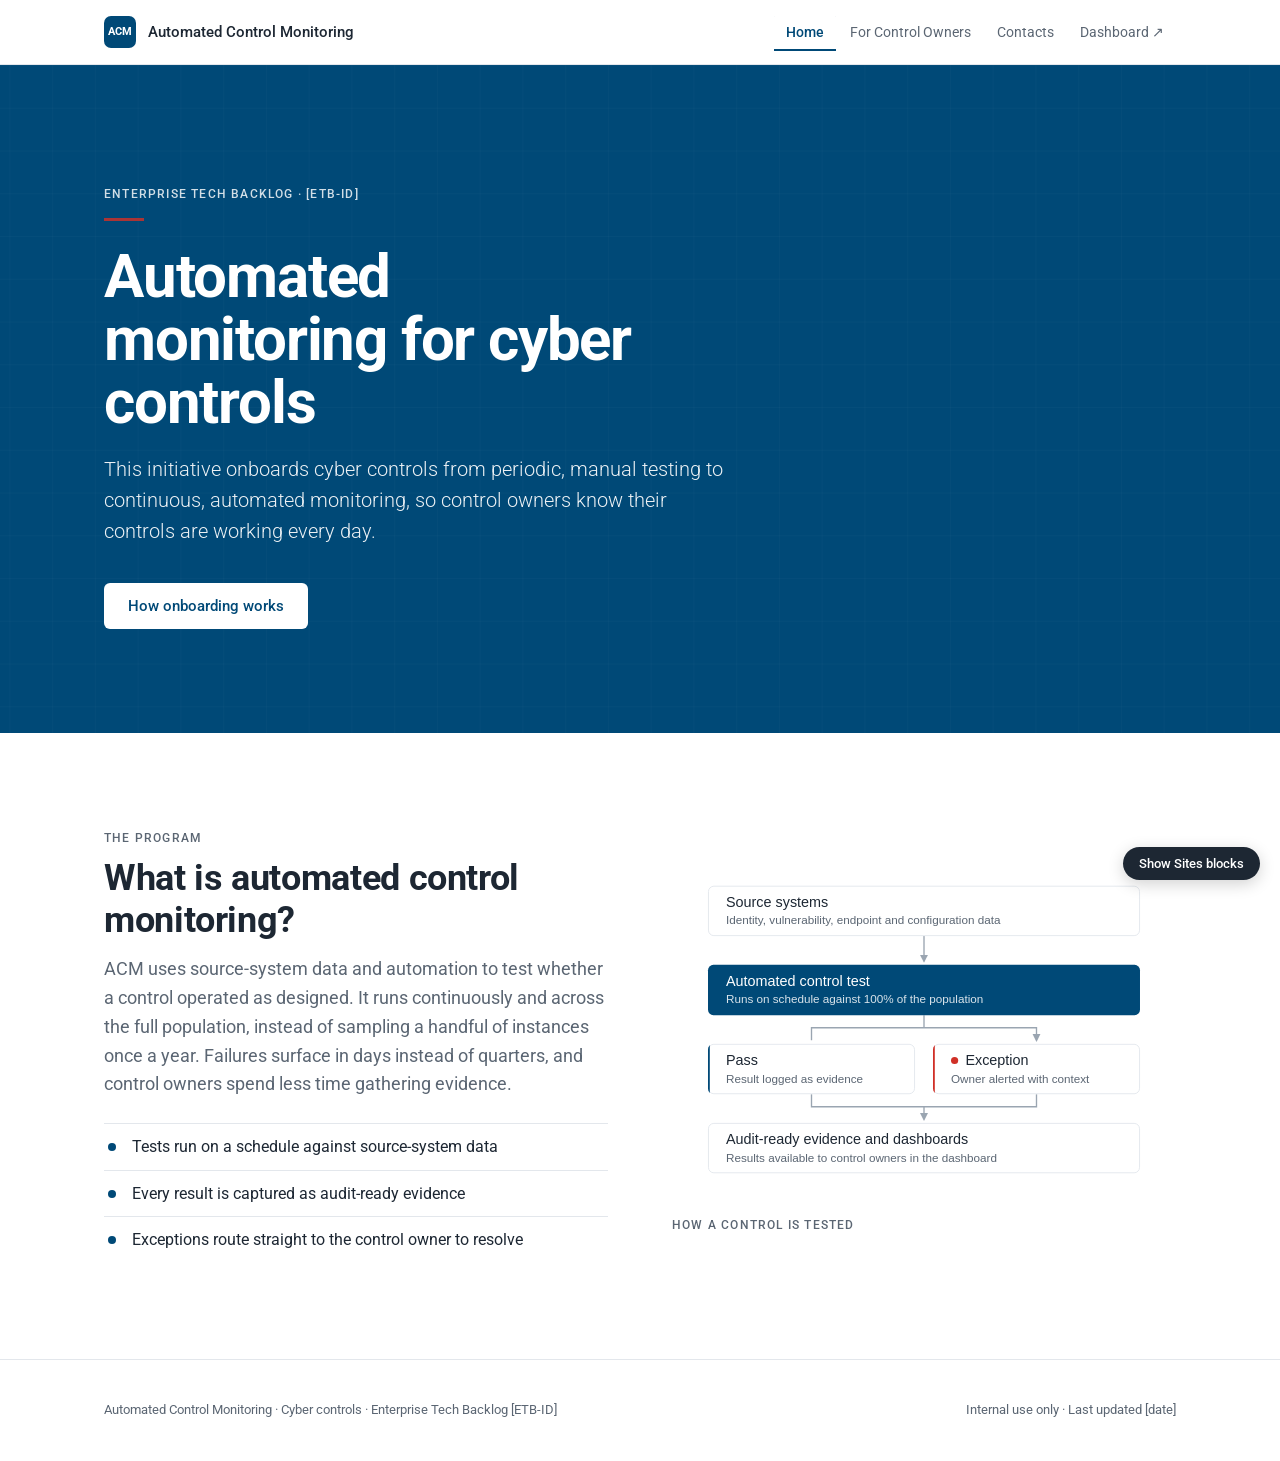
<file: index.html>
<!doctype html>
<html lang="en">
<head>
  <meta charset="utf-8">
  <meta name="viewport" content="width=device-width, initial-scale=1">
  <title>Automated Control Monitoring</title>
  <link rel="preconnect" href="https://fonts.googleapis.com">
  <link rel="stylesheet" href="https://fonts.googleapis.com/css2?family=Roboto:wght@300;400;500;700&display=swap">
  <link rel="stylesheet" href="assets/styles.css">
  <script src="assets/sites-labels.js" defer></script>
</head>
<body>
<a class="skip" href="#main">Skip to content</a>

<header class="topbar" data-sites="Site header · Logo + site name · Top navigation">
  <div class="wrap">
    <a class="brand" href="index.html"><span class="logo" title="Replace with approved logo">ACM</span><span>Automated Control Monitoring</span></a>
    <nav class="nav">
      <a href="index.html" aria-current="page">Home</a>
      <a href="control-owners.html">For Control Owners</a>
      <a href="team.html">Contacts</a>
      <a href="[QuickSight dashboard URL]">Dashboard ↗</a>
    </nav>
  </div>
</header>

<main id="main">

<section class="hero" data-sites="Section · Background image (solid navy) · Text box + Button">
  <div class="wrap">
    <p class="eyebrow">Enterprise Tech Backlog · [ETB-ID]</p>
    <h1>Automated monitoring for cyber controls</h1>
    <p class="lead">This initiative onboards cyber controls from periodic, manual testing to continuous, automated monitoring, so control owners know their controls are working every day.</p>
    <div class="btn-row">
      <a class="btn light" href="control-owners.html#onboarding">How onboarding works</a>
    </div>
  </div>
</section>

<section class="section" data-sites="Section · Default · 2 columns: Text box | Image">
  <div class="wrap split">
    <div>
      <p class="meta">The program</p>
      <h2>What is automated control monitoring?</h2>
      <p class="intro">ACM uses source-system data and automation to test whether a control operated as designed. It runs continuously and across the full population, instead of sampling a handful of instances once a year. Failures surface in days instead of quarters, and control owners spend less time gathering evidence.</p>
      <ul class="list">
        <li>Tests run on a schedule against source-system data</li>
        <li>Every result is captured as audit-ready evidence</li>
        <li>Exceptions route straight to the control owner to resolve</li>
      </ul>
    </div>
    <figure class="figure">
      <img src="assets/img/overview.svg" alt="Source systems feed an automated control test; passes are logged as evidence and exceptions alert the owner.">
      <figcaption class="meta">How a control is tested</figcaption>
    </figure>
  </div>
</section>

</main>

<footer data-sites="Footer · Text box">
  <div class="wrap">
    <span>Automated Control Monitoring · Cyber controls · Enterprise Tech Backlog [ETB-ID]</span>
    <span>Internal use only · Last updated [date]</span>
  </div>
</footer>

</body>
</html>
</file>
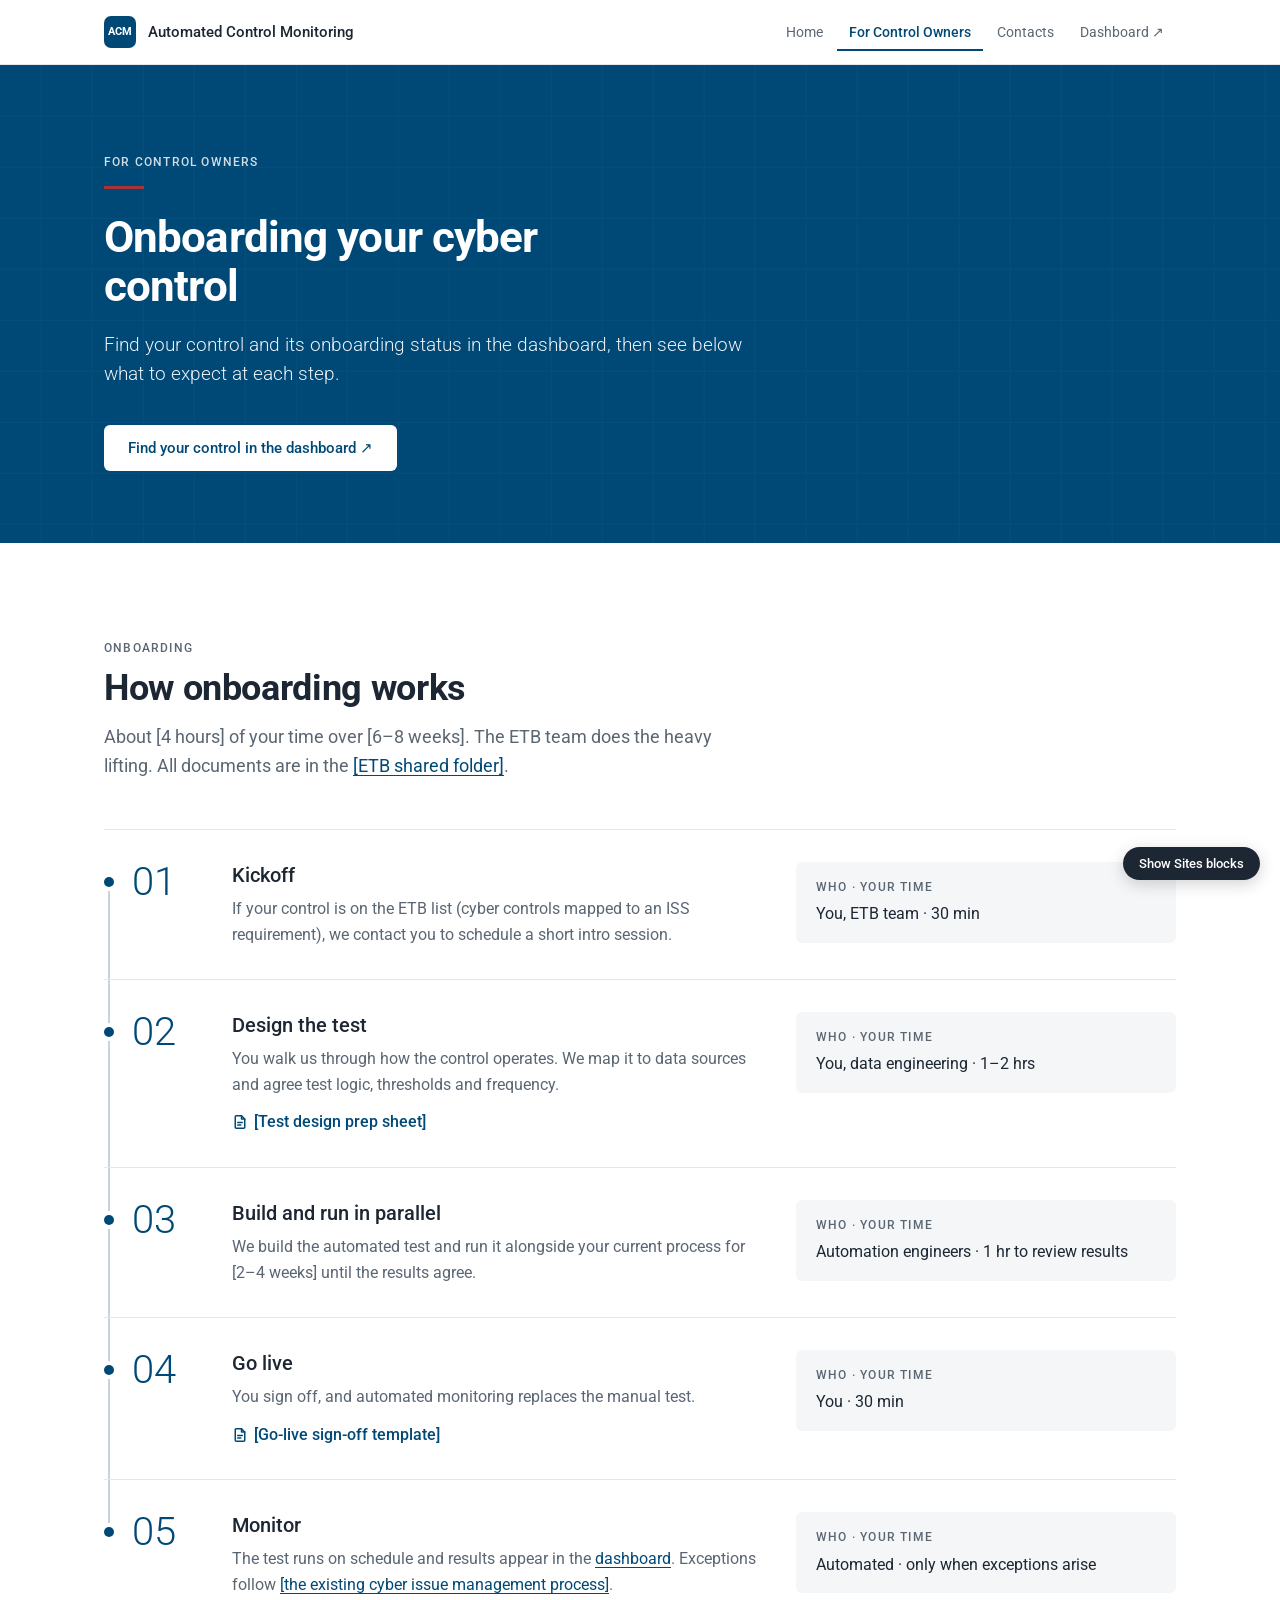
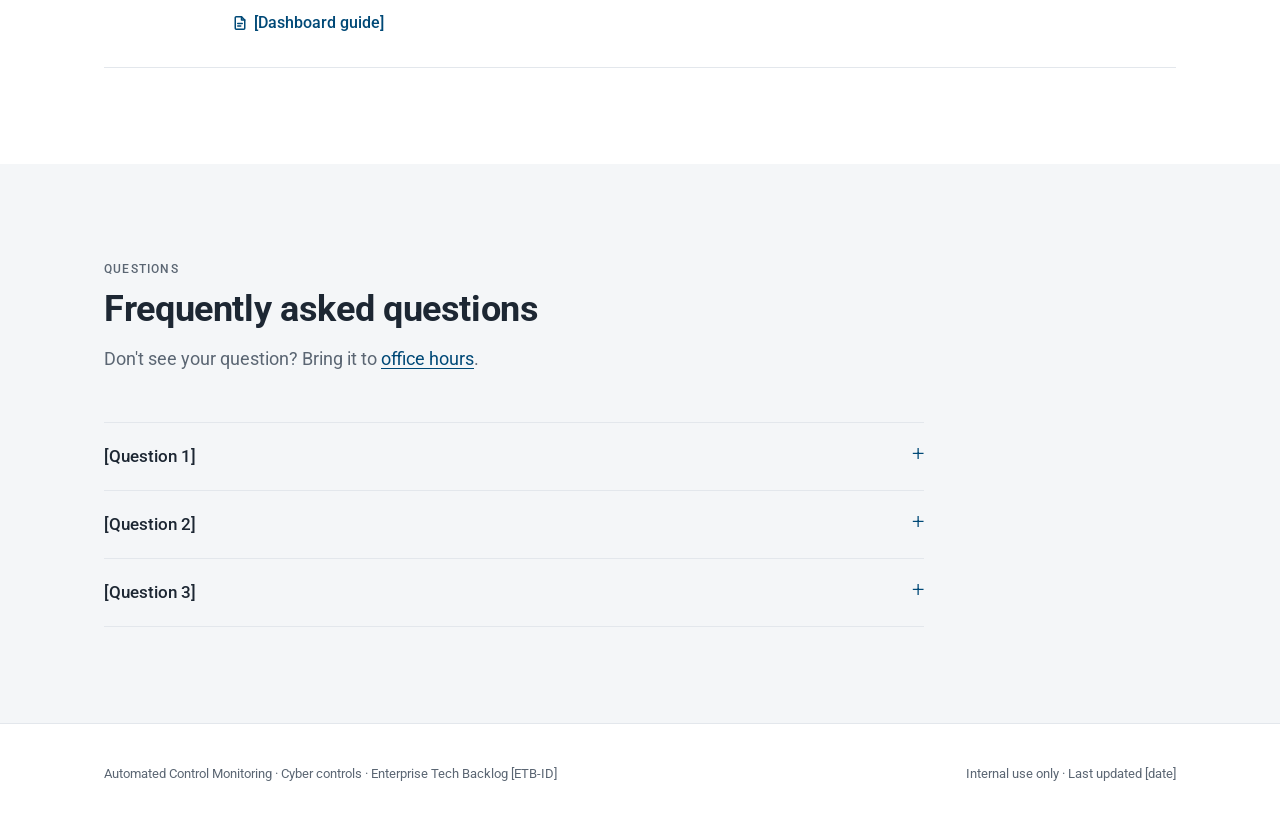
<file: control-owners.html>
<!doctype html>
<html lang="en">
<head>
  <meta charset="utf-8">
  <meta name="viewport" content="width=device-width, initial-scale=1">
  <title>For Control Owners · Automated Control Monitoring</title>
  <link rel="preconnect" href="https://fonts.googleapis.com">
  <link rel="stylesheet" href="https://fonts.googleapis.com/css2?family=Roboto:wght@300;400;500;700&display=swap">
  <link rel="stylesheet" href="assets/styles.css">
  <script src="assets/sites-labels.js" defer></script>
</head>
<body>
<a class="skip" href="#main">Skip to content</a>

<header class="topbar" data-sites="Site header · Logo + site name · Top navigation">
  <div class="wrap">
    <a class="brand" href="index.html"><span class="logo" title="Replace with approved logo">ACM</span><span>Automated Control Monitoring</span></a>
    <nav class="nav">
      <a href="index.html">Home</a>
      <a href="control-owners.html" aria-current="page">For Control Owners</a>
      <a href="team.html">Contacts</a>
      <a href="[QuickSight dashboard URL]">Dashboard ↗</a>
    </nav>
  </div>
</header>

<main id="main">

<section class="hero compact" data-sites="Section · Background image (solid navy) · Text box + Button">
  <div class="wrap">
    <p class="eyebrow">For control owners</p>
    <h1>Onboarding your cyber control</h1>
    <p class="lead">Find your control and its onboarding status in the dashboard, then see below what to expect at each step.</p>
    <a class="btn light" href="[QuickSight dashboard URL]">Find your control in the dashboard ↗</a>
  </div>
</section>

<section class="section" id="onboarding" data-sites="Section · Default · Text box + rows of 3 columns (Heading | Text | Text)">
  <div class="wrap">
    <p class="meta">Onboarding</p>
    <h2>How onboarding works</h2>
    <p class="intro">About [4 hours] of your time over [6–8 weeks]. The ETB team does the heavy lifting. All documents are in the <a href="#">[ETB shared folder]</a>.</p>
    <div class="stages">
      <div class="stage">
        <div class="n">01</div>
        <div><h3>Kickoff</h3><p>If your control is on the ETB list (cyber controls mapped to an ISS requirement), we contact you to schedule a short intro session.</p></div>
        <div><p class="meta">Who · Your time</p><p>You, ETB team · 30 min</p></div>
      </div>
      <div class="stage">
        <div class="n">02</div>
        <div><h3>Design the test</h3><p>You walk us through how the control operates. We map it to data sources and agree test logic, thresholds and frequency.</p><p class="doc"><a href="#">[Test design prep sheet]</a></p></div>
        <div><p class="meta">Who · Your time</p><p>You, data engineering · 1–2 hrs</p></div>
      </div>
      <div class="stage">
        <div class="n">03</div>
        <div><h3>Build and run in parallel</h3><p>We build the automated test and run it alongside your current process for [2–4 weeks] until the results agree.</p></div>
        <div><p class="meta">Who · Your time</p><p>Automation engineers · 1 hr to review results</p></div>
      </div>
      <div class="stage">
        <div class="n">04</div>
        <div><h3>Go live</h3><p>You sign off, and automated monitoring replaces the manual test.</p><p class="doc"><a href="#">[Go-live sign-off template]</a></p></div>
        <div><p class="meta">Who · Your time</p><p>You · 30 min</p></div>
      </div>
      <div class="stage">
        <div class="n">05</div>
        <div><h3>Monitor</h3><p>The test runs on schedule and results appear in the <a href="[QuickSight dashboard URL]">dashboard</a>. Exceptions follow <a href="#">[the existing cyber issue management process]</a>.</p><p class="doc"><a href="#">[Dashboard guide]</a></p></div>
        <div><p class="meta">Who · Your time</p><p>Automated · only when exceptions arise</p></div>
      </div>
    </div>
  </div>
</section>

<section class="section alt" data-sites="Section · Emphasis 1 · Text box + Collapsible text group">
  <div class="wrap">
    <p class="meta">Questions</p>
    <h2>Frequently asked questions</h2>
    <p class="intro">Don't see your question? Bring it to <a href="team.html">office hours</a>.</p>
    <div class="faq">
      <details><summary>[Question 1]</summary><p>[Answer]</p></details>
      <details><summary>[Question 2]</summary><p>[Answer]</p></details>
      <details><summary>[Question 3]</summary><p>[Answer]</p></details>
    </div>
  </div>
</section>

</main>

<footer data-sites="Footer · Text box">
  <div class="wrap">
    <span>Automated Control Monitoring · Cyber controls · Enterprise Tech Backlog [ETB-ID]</span>
    <span>Internal use only · Last updated [date]</span>
  </div>
</footer>

</body>
</html>
</file>
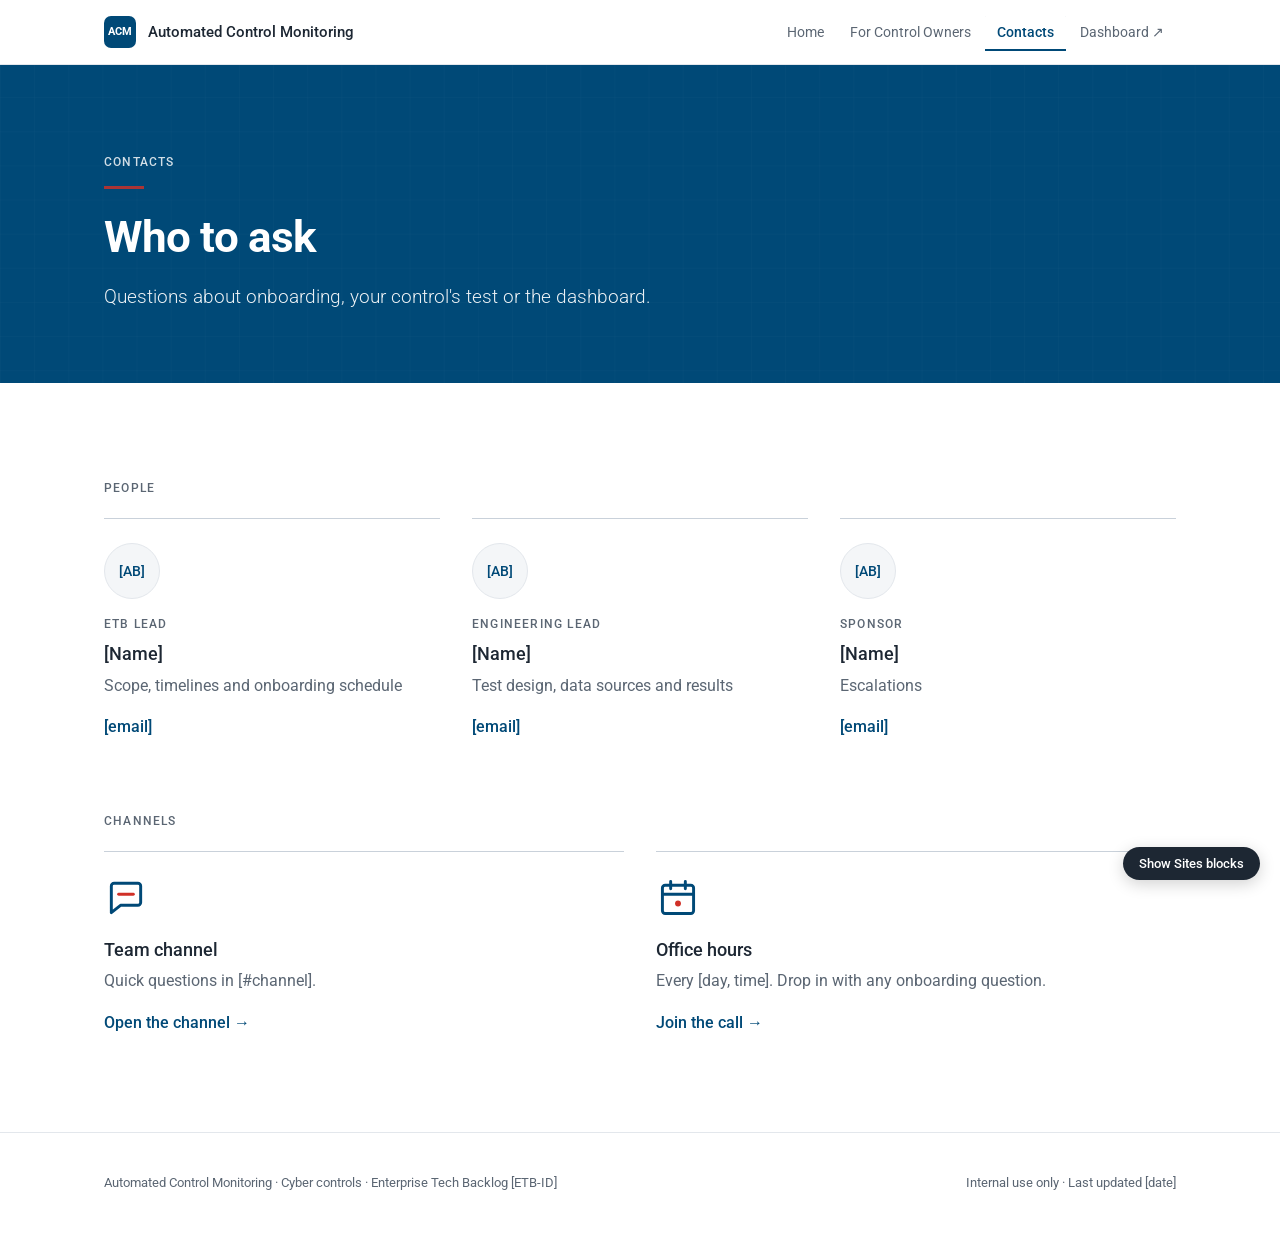
<file: team.html>
<!doctype html>
<html lang="en">
<head>
  <meta charset="utf-8">
  <meta name="viewport" content="width=device-width, initial-scale=1">
  <title>Contacts · Automated Control Monitoring</title>
  <link rel="preconnect" href="https://fonts.googleapis.com">
  <link rel="stylesheet" href="https://fonts.googleapis.com/css2?family=Roboto:wght@300;400;500;700&display=swap">
  <link rel="stylesheet" href="assets/styles.css">
  <script src="assets/sites-labels.js" defer></script>
</head>
<body>
<a class="skip" href="#main">Skip to content</a>

<header class="topbar" data-sites="Site header · Logo + site name · Top navigation">
  <div class="wrap">
    <a class="brand" href="index.html"><span class="logo" title="Replace with approved logo">ACM</span><span>Automated Control Monitoring</span></a>
    <nav class="nav">
      <a href="index.html">Home</a>
      <a href="control-owners.html">For Control Owners</a>
      <a href="team.html" aria-current="page">Contacts</a>
      <a href="[QuickSight dashboard URL]">Dashboard ↗</a>
    </nav>
  </div>
</header>

<main id="main">

<section class="hero compact" data-sites="Section · Background image (solid navy) · Text box">
  <div class="wrap">
    <p class="eyebrow">Contacts</p>
    <h1>Who to ask</h1>
    <p class="lead">Questions about onboarding, your control's test or the dashboard.</p>
  </div>
</section>

<section class="section" data-sites="Section · Default · 3 columns (Text box) + Divider + 2 columns (Image + Text box)">
  <div class="wrap">
    <h2 class="meta group">People</h2>
    <div class="grid cols-3">
      <div class="card"><div class="avatar">[AB]</div><p class="meta">ETB lead</p><h3>[Name]</h3><p>Scope, timelines and onboarding schedule</p><a class="more email" href="mailto:[email]">[email]</a></div>
      <div class="card"><div class="avatar">[AB]</div><p class="meta">Engineering lead</p><h3>[Name]</h3><p>Test design, data sources and results</p><a class="more email" href="mailto:[email]">[email]</a></div>
      <div class="card"><div class="avatar">[AB]</div><p class="meta">Sponsor</p><h3>[Name]</h3><p>Escalations</p><a class="more email" href="mailto:[email]">[email]</a></div>
    </div>
    <h2 class="meta group spaced">Channels</h2>
    <div class="grid cols-2">
      <div class="card">
        <img class="icon" src="assets/icons/chat.svg" alt="">
        <h3>Team channel</h3>
        <p>Quick questions in [#channel].</p>
        <a class="more" href="#">Open the channel</a>
      </div>
      <div class="card">
        <img class="icon" src="assets/icons/calendar.svg" alt="">
        <h3>Office hours</h3>
        <p>Every [day, time]. Drop in with any onboarding question.</p>
        <a class="more" href="#">Join the call</a>
      </div>
    </div>
  </div>
</section>

</main>

<footer data-sites="Footer · Text box">
  <div class="wrap">
    <span>Automated Control Monitoring · Cyber controls · Enterprise Tech Backlog [ETB-ID]</span>
    <span>Internal use only · Last updated [date]</span>
  </div>
</footer>

</body>
</html>
</file>
<file: assets/styles.css>
:root {
  --navy: #004977;
  --navy-deep: #003a5f;
  --red: #D03027;
  --ink: #1d2733;
  --muted: #5b6673;
  --line: #e3e7ec;
  --alt: #f4f6f8;
  --radius: 8px;
  --max: 1120px;
  --label: #7c3aed;
}

* { box-sizing: border-box; }

body {
  margin: 0;
  font-family: "Roboto", "Helvetica Neue", Arial, sans-serif;
  font-size: 16px;
  color: var(--ink);
  line-height: 1.6;
  -webkit-font-smoothing: antialiased;
}

img { max-width: 100%; display: block; }
a { color: var(--navy); text-decoration-thickness: 1px; text-underline-offset: 3px; transition: color 150ms ease, background-color 150ms ease, box-shadow 150ms ease; } /* mockup only */
a:hover { color: var(--navy-deep); }
a:focus-visible, summary:focus-visible { outline: 2px solid var(--navy); outline-offset: 3px; border-radius: 2px; }
h1, h2 { font-weight: 700; }
h3 { font-weight: 500; }

.wrap { max-width: var(--max); margin: 0 auto; padding: 0 24px; }

.skip { position: absolute; left: 16px; top: -48px; z-index: 30; padding: 10px 16px; border-radius: 6px; background: var(--ink); color: #fff; }
.skip:focus { top: 12px; }
.skip:hover, .skip:focus { color: #fff; }

/* Top bar */
.topbar { position: sticky; top: 0; z-index: 10; background: #fff; border-bottom: 1px solid var(--line); }
.topbar .wrap { display: flex; align-items: center; gap: 32px; height: 64px; }
.brand { display: flex; align-items: center; gap: 12px; font-size: 15px; font-weight: 500; color: var(--ink); text-decoration: none; white-space: nowrap; }
.brand:hover { color: var(--ink); }
.logo { width: 32px; height: 32px; flex: none; border-radius: 7px; background: var(--navy); display: grid; place-items: center; font-size: 11px; font-weight: 700; letter-spacing: .02em; color: #fff; }
.nav { display: flex; gap: 2px; margin-left: auto; min-width: 0; overflow-x: auto; }
.nav a { padding: 8px 12px; border-radius: 6px; font-size: 14px; color: var(--muted); text-decoration: none; white-space: nowrap; }
.nav a:focus-visible { outline-offset: -2px; }
.nav a:hover { color: var(--ink); background: var(--alt); }
.nav a[aria-current] { color: var(--navy); font-weight: 500; border-radius: 6px 6px 0 0; box-shadow: inset 0 -2px var(--navy); }

/* Hero */
.hero { background: var(--navy) url(img/hero-bg.svg) center bottom / cover no-repeat; color: #fff; padding: 120px 0 104px; }
.hero.compact { background-image: url(img/hero-bg-compact.svg); padding: 88px 0 72px; }
.eyebrow { margin: 0 0 24px; font-size: 12px; font-weight: 500; letter-spacing: .1em; text-transform: uppercase; opacity: .82; }
.eyebrow::after { content: ""; display: block; width: 40px; height: 3px; margin-top: 14px; background: var(--red); }
.hero h1 { margin: 0 0 20px; max-width: 16ch; font-size: clamp(40px, 5.2vw, 60px); line-height: 1.05; letter-spacing: -.02em; }
.hero.compact h1 { font-size: clamp(32px, 4vw, 44px); line-height: 1.1; max-width: 22ch; }
.hero .lead { margin: 0 0 36px; max-width: 58ch; font-size: 20px; font-weight: 300; line-height: 1.55; opacity: .92; }
.hero.compact .lead { font-size: 19px; }
.hero .lead:last-child { margin-bottom: 0; }

/* Sections */
.section { padding: 96px 0; scroll-margin-top: 64px; }
.section.alt { background: var(--alt); }
.section h2 { margin: 0 0 14px; font-size: clamp(28px, 3vw, 36px); line-height: 1.15; letter-spacing: -.01em; }
.section .intro { margin: 0 0 48px; max-width: 62ch; font-size: 18px; color: var(--muted); }
.split .intro { margin-bottom: 0; }

.grid { display: grid; gap: 32px; }
.cols-2 { grid-template-columns: repeat(2, 1fr); }
.cols-3 { grid-template-columns: repeat(3, 1fr); }
.split { display: grid; grid-template-columns: 1fr 1fr; gap: 64px; align-items: center; }

.card { border-top: 1px solid #c9d1da; padding-top: 24px; }
.card h3 { margin: 0 0 6px; font-size: 18px; line-height: 1.35; }
.card .meta + h3 { margin-top: 8px; }
.card .icon + h3 { margin-top: 18px; }
.card p { margin: 0; color: var(--muted); }
.card p.meta { margin: 0; }
.icon { width: 44px; height: 44px; }
.avatar { width: 56px; height: 56px; margin-bottom: 16px; border: 1px solid var(--line); border-radius: 50%; background: var(--alt); display: grid; place-items: center; font-size: 14px; font-weight: 500; color: var(--navy); }

.meta { margin: 0 0 10px; font-size: 12px; font-weight: 500; letter-spacing: .1em; text-transform: uppercase; color: var(--muted); }
.meta.group { margin-bottom: 20px; }
.section h2.meta { font-size: 12px; line-height: 1.6; letter-spacing: .1em; }
.meta.spaced { margin-top: 72px; }
.more { display: inline-block; margin-top: 16px; font-weight: 500; text-decoration: none; }
.more:hover { text-decoration: underline; }
.more::after { content: " →"; }
.more.email::after { content: none; }

.list { margin: 24px 0 0; padding: 0; list-style: none; }
.list li { position: relative; padding: 10px 0 10px 28px; border-top: 1px solid var(--line); }
.list li::before { content: ""; position: absolute; left: 4px; top: 19px; width: 8px; height: 8px; border-radius: 50%; background: var(--navy); }

/* Buttons */
.btn-row { display: flex; flex-wrap: wrap; gap: 12px; }
.btn { display: inline-block; padding: 14px 24px; border-radius: 6px; font-size: 15px; font-weight: 500; line-height: 1.2; text-decoration: none; }
.btn.light { background: #fff; color: var(--navy); }
.btn.light:hover { background: #eef3f7; color: var(--navy); } /* mockup only */
.btn:active { transform: translateY(1px); } /* mockup only */
.hero a:focus-visible { outline-color: #fff; }

/* Lifecycle rows */
.stages { border-top: 1px solid var(--line); }
.stage { position: relative; display: grid; grid-template-columns: 96px 1.4fr 1fr; gap: 32px; padding: 32px 0; border-bottom: 1px solid var(--line); }
/* mockup only: timeline rail */
.stage::before { content: ""; position: absolute; left: 4px; top: 0; bottom: 0; width: 2px; background: #c9d1da; }
.stage:first-child::before { top: 52px; }
.stage:last-child::before { bottom: calc(100% - 52px); }
.stage .n { position: relative; padding-left: 28px; font-size: 40px; font-weight: 300; color: var(--navy); line-height: 1; font-variant-numeric: tabular-nums; }
.stage .n::before { content: ""; position: absolute; left: 0; top: 15px; width: 10px; height: 10px; border-radius: 50%; background: var(--navy); box-shadow: 0 0 0 4px #fff; }
.stage h3 { margin: 0 0 8px; font-size: 20px; line-height: 1.3; }
.stage p { margin: 0; color: var(--muted); }
/* mockup only: panel has no per-column Sites equivalent */
.stage > :last-child { align-self: start; padding: 16px 20px; border-radius: 6px; background: var(--alt); font-variant-numeric: tabular-nums; }
.stage > :last-child p:not(.meta) { color: var(--ink); }
.stage > :last-child .meta { margin-bottom: 4px; }
.stage .doc { margin-top: 12px; font-weight: 500; }
.stage .doc a { text-decoration: none; }
.stage .doc a:hover { text-decoration: underline; }
.stage .doc a::before { content: ""; display: inline-block; width: 16px; height: 16px; margin-right: 6px; vertical-align: -3px; background: url(icons/doc.svg) center / contain no-repeat; }

.figure { margin: 0; }
.figure img { border-radius: var(--radius); }
.figure figcaption { margin: 14px 0 0; }

/* FAQ / collapsible text */
.faq { max-width: 820px; border-top: 1px solid var(--line); }
details { padding: 20px 0; border-bottom: 1px solid var(--line); }
summary { display: flex; justify-content: space-between; gap: 24px; cursor: pointer; font-size: 17px; font-weight: 500; list-style: none; transition: color 150ms ease; }
summary:hover { color: var(--navy); }
summary::-webkit-details-marker { display: none; }
summary::after { content: "+"; font-size: 22px; font-weight: 300; line-height: 1; color: var(--navy); }
details[open] summary::after { content: "–"; }
details p { margin: 12px 0 0; max-width: 62ch; color: var(--muted); }

footer { padding: 40px 0; border-top: 1px solid var(--line); font-size: 13px; color: var(--muted); }
footer .wrap { display: flex; justify-content: space-between; gap: 8px 16px; flex-wrap: wrap; }

@media (max-width: 900px) {
  .cols-3, .cols-2, .split { grid-template-columns: 1fr; }
  .split { gap: 40px; }
  .stage { grid-template-columns: 72px 1fr; gap: 16px 20px; }
  .stage > :last-child { grid-column: 2; }
  .stage .n { font-size: 32px; }
  .stage .n::before { top: 11px; }
  .stage:first-child::before { top: 48px; }
  .stage:last-child::before { bottom: calc(100% - 48px); }
  .section { padding: 64px 0; }
  .hero { padding: 80px 0 72px; }
  .hero.compact { padding: 64px 0 56px; }
  .meta.spaced { margin-top: 56px; }
}
@media (max-width: 560px) {
  .brand span:last-child { display: none; }
  .section { padding: 56px 0; }
  footer .wrap { flex-direction: column; }
}
@media (prefers-reduced-motion: reduce) {
  *, *::before, *::after { transition: none !important; }
  .btn:active { transform: none; }
}

/* Sites block labels (toggle) */
[data-sites] { position: relative; }
body.show-sites [data-sites] { outline: 1.5px dashed var(--label); outline-offset: -1.5px; }
body.show-sites [data-sites]::before {
  content: attr(data-sites);
  position: absolute; top: 0; left: 0; z-index: 5;
  padding: 3px 8px; border-radius: 0 0 4px 0;
  background: var(--label); color: #fff;
  font: 500 11px/1.4 ui-monospace, Menlo, monospace;
  pointer-events: none;
}
.sites-toggle {
  position: fixed; right: 20px; bottom: 20px; z-index: 20;
  padding: 10px 16px; border: 0; border-radius: 99px;
  background: var(--ink); color: #fff; font: 500 13px/1 "Roboto", Arial, sans-serif;
  box-shadow: 0 4px 16px rgba(0, 0, 0, .18); cursor: pointer;
}
</file>
